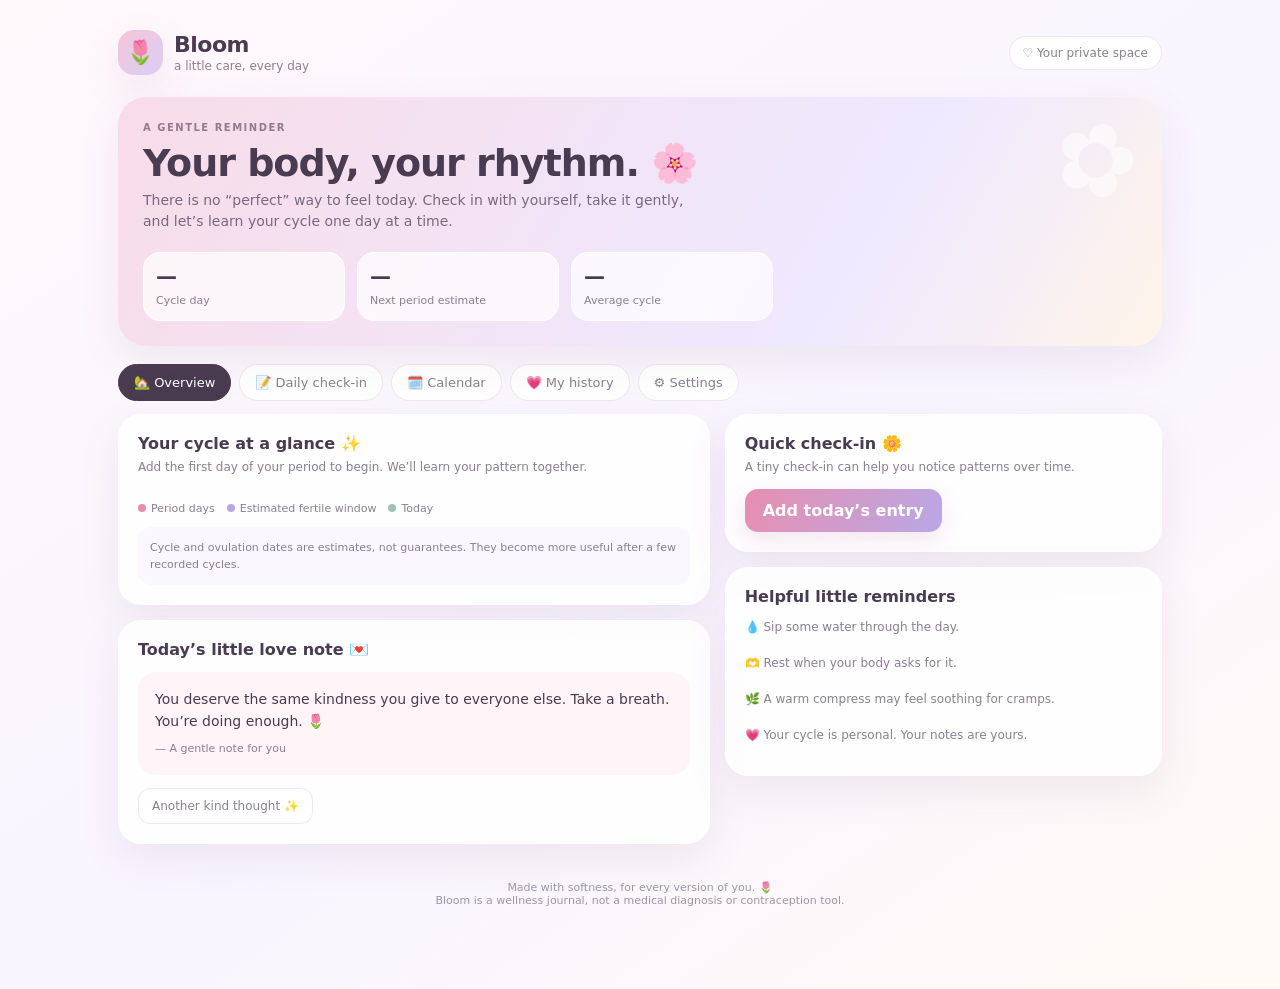
<file: bloom/index.html>
<!doctype html>
<html lang="en">
<head>
<meta charset="utf-8"><meta name="viewport" content="width=device-width,initial-scale=1,viewport-fit=cover">
<meta name="theme-color" content="#fff7fb">
<title>Bloom — Your gentle cycle companion</title>
<style>
:root{--ink:#493b50;--muted:#8c7e91;--pink:#e98cae;--pink2:#f8dce8;--lav:#e9e4fa;--cream:#fffaf5;--line:#f0e6ed;--green:#8db9a4;--shadow:0 14px 40px #8b58721a}
*{box-sizing:border-box}body{margin:0;background:linear-gradient(145deg,#fff8fb,#f8f5ff 55%,#fffaf5);color:var(--ink);font-family:ui-rounded,"Avenir Next",system-ui,-apple-system,sans-serif;min-height:100vh}
button,input,select,textarea{font:inherit}button{cursor:pointer;border:0}.wrap{max-width:1080px;margin:auto;padding:22px 18px 60px}.top{display:flex;justify-content:space-between;align-items:center;gap:12px;margin:8px 0 22px}.brand{display:flex;align-items:center;gap:11px}.logo{width:45px;height:45px;border-radius:16px;background:linear-gradient(135deg,#f6c5d8,#d9cef8);display:grid;place-items:center;font-size:23px;box-shadow:var(--shadow)}h1{font-size:22px;margin:0;letter-spacing:-.5px}.sub{font-size:12px;color:var(--muted);margin-top:2px}.pill{background:#fff;border:1px solid var(--line);border-radius:99px;padding:9px 13px;color:var(--muted);font-size:12px}
.hero{background:linear-gradient(120deg,#f8dce8,#eee9ff 70%,#fff4e9);border-radius:28px;padding:25px;box-shadow:var(--shadow);position:relative;overflow:hidden}.hero:after{content:"✿";position:absolute;right:24px;top:4px;font-size:100px;color:#fff8;transform:rotate(18deg)}.eyebrow{text-transform:uppercase;letter-spacing:1.5px;font-size:10px;color:#96798f;font-weight:800}.hero h2{font-size:clamp(25px,5vw,38px);margin:8px 0 5px;letter-spacing:-1px}.hero p{color:#79697e;margin:0;max-width:570px;line-height:1.5;font-size:14px}.stats{display:grid;grid-template-columns:repeat(3,1fr);gap:12px;margin-top:20px;max-width:630px}.stat{background:#ffffffb8;border:1px solid #fff;border-radius:17px;padding:12px}.stat b{display:block;font-size:21px}.stat span{font-size:11px;color:var(--muted)}
.tabs{display:flex;gap:8px;overflow:auto;padding:18px 0 13px}.tab{white-space:nowrap;padding:10px 15px;border-radius:99px;background:#fff;border:1px solid var(--line);color:var(--muted);font-size:13px}.tab.active{background:var(--ink);color:#fff;border-color:var(--ink)}
.grid{display:grid;grid-template-columns:1.15fr .85fr;gap:15px}.card{background:#ffffffd9;border:1px solid #fff;border-radius:23px;padding:19px;box-shadow:var(--shadow);margin-bottom:15px}.card h3{margin:0 0 5px;font-size:16px}.hint{font-size:12px;color:var(--muted);line-height:1.5}.cyclebar{display:flex;gap:5px;margin:18px 0 8px}.cyclebar span{height:9px;border-radius:99px;flex:1;background:#eee9f0}.cyclebar span.on{background:linear-gradient(90deg,#e88dad,#c5b4ec)}.legend{display:flex;gap:12px;flex-wrap:wrap;font-size:11px;color:var(--muted)}.dot{display:inline-block;width:8px;height:8px;border-radius:50%;margin-right:5px;background:var(--pink)}.dot.l{background:#b8a9e6}.dot.g{background:#9cc5b0}
.quote{background:#fff4f8;border-radius:18px;padding:17px;margin-top:13px;font-size:14px;line-height:1.55}.quote small{display:block;color:var(--muted);margin-top:8px;font-size:11px}
form{display:grid;grid-template-columns:1fr 1fr;gap:12px;margin-top:14px}.field{display:flex;flex-direction:column;gap:6px}.field.full{grid-column:1/-1}label{font-size:12px;color:#76677b;font-weight:650}input,select,textarea{width:100%;border:1px solid var(--line);background:#fffafd;border-radius:12px;padding:11px 12px;color:var(--ink);outline:none}input:focus,select:focus,textarea:focus{border-color:#d79ab7;box-shadow:0 0 0 3px #f8e5ee}textarea{min-height:78px;resize:vertical}.choices{display:flex;flex-wrap:wrap;gap:7px}.choice{background:#fff;border:1px solid var(--line);border-radius:99px;padding:8px 11px;font-size:12px;color:var(--muted)}.choice.selected{background:#f9e4ed;border-color:#e7a9c1;color:#794b62}.primary{background:linear-gradient(120deg,#e88eaf,#b8a8e5);color:white;border-radius:13px;padding:12px 18px;font-weight:750;box-shadow:0 8px 20px #c98eae35}.secondary{background:#fff;border:1px solid var(--line);color:var(--muted);border-radius:12px;padding:10px 13px;font-size:12px}.actions{display:flex;gap:8px;flex-wrap:wrap;margin-top:13px}.log{border-top:1px solid var(--line);padding:12px 0}.log:first-child{border-top:0}.logtop{display:flex;justify-content:space-between;gap:8px;font-size:13px;font-weight:700}.tag{font-size:10px;border-radius:99px;background:#f8e8ef;padding:4px 8px;color:#9a647b}.log p{font-size:12px;color:var(--muted);margin:7px 0 0;line-height:1.5}.empty{padding:18px;text-align:center;color:var(--muted);font-size:13px;background:#fff8fb;border-radius:15px}.notice{font-size:11px;color:var(--muted);line-height:1.55;background:#faf7ff;border-radius:13px;padding:12px;margin-top:12px}.hidden{display:none!important}.panel{display:none}.panel.active{display:block}.calendar{display:grid;grid-template-columns:repeat(7,1fr);gap:5px;margin-top:13px}.day{aspect-ratio:1;border-radius:11px;display:grid;place-items:center;background:#fff8fb;color:var(--muted);font-size:11px;position:relative}.day.head{background:transparent;font-weight:700}.day.period{background:#f7dce7;color:#8c4d68;font-weight:800}.day.today{outline:2px solid #b7a7e4}.day.logged:after{content:"·";position:absolute;bottom:0;font-size:18px;color:#9b83ca}
footer{text-align:center;color:#a293a6;font-size:11px;padding:22px 8px}
@media(max-width:760px){.grid{grid-template-columns:1fr}.stats{gap:7px}.stat{padding:10px}.stat b{font-size:18px}.hero{padding:21px}.wrap{padding:15px 13px 45px}.card{padding:16px}form{grid-template-columns:1fr 1fr}}
@media(max-width:430px){form{grid-template-columns:1fr}.field.full{grid-column:auto}.pill{font-size:10px;padding:8px 10px}}
</style>
</head>
<body><div class="wrap">
<header class="top"><div class="brand"><div class="logo">🌷</div><div><h1>Bloom</h1><div class="sub">a little care, every day</div></div></div><div class="pill">♡ Your private space</div></header>
<section class="hero"><div class="eyebrow">A gentle reminder</div><h2 id="greeting">Your body, your rhythm. 🌸</h2><p id="heroText">There is no “perfect” way to feel today. Check in with yourself, take it gently, and let’s learn your cycle one day at a time.</p><div class="stats"><div class="stat"><b id="cycleDay">—</b><span>Cycle day</span></div><div class="stat"><b id="nextPeriod">—</b><span>Next period estimate</span></div><div class="stat"><b id="avgCycle">—</b><span>Average cycle</span></div></div></section>
<nav class="tabs"><button class="tab active" data-tab="home">🏡 Overview</button><button class="tab" data-tab="daily">📝 Daily check-in</button><button class="tab" data-tab="calendar">🗓️ Calendar</button><button class="tab" data-tab="history">💗 My history</button><button class="tab" data-tab="settings">⚙️ Settings</button></nav>
<section class="panel active" id="home"><div class="grid"><div>
<div class="card"><h3>Your cycle at a glance ✨</h3><div class="hint" id="cycleSummary">Add the first day of your period to begin. We’ll learn your pattern together.</div><div class="cyclebar" id="cyclebar"></div><div class="legend"><span><i class="dot"></i>Period days</span><span><i class="dot l"></i>Estimated fertile window</span><span><i class="dot g"></i>Today</span></div><div class="notice">Cycle and ovulation dates are estimates, not guarantees. They become more useful after a few recorded cycles.</div></div>
<div class="card"><h3>Today’s little love note 💌</h3><div class="quote"><span id="quote">You deserve the same kindness you give to everyone else. Take a breath. You’re doing enough. 🌷</span><small>— A gentle note for you</small></div><div class="actions"><button class="secondary" id="newQuote">Another kind thought ✨</button></div></div>
</div><div>
<div class="card"><h3>Quick check-in 🌼</h3><div class="hint">A tiny check-in can help you notice patterns over time.</div><div class="actions"><button class="primary" onclick="showTab('daily')">Add today’s entry</button></div></div>
<div class="card"><h3>Helpful little reminders</h3><p class="hint">💧 Sip some water through the day.<br><br>🫶 Rest when your body asks for it.<br><br>🌿 A warm compress may feel soothing for cramps.<br><br>💗 Your cycle is personal. Your notes are yours.</p></div>
</div></div></section>
<section class="panel" id="daily"><div class="card"><h3>How are you feeling today? 💗</h3><div class="hint">No pressure to fill everything. Just share what feels useful.</div>
<form id="entryForm">
<div class="field"><label for="entryDate">Date</label><input type="date" id="entryDate" required></div>
<div class="field"><label for="flow">Bleeding / flow</label><select id="flow"><option value="None">No bleeding</option><option value="Spotting">Spotting</option><option value="Light">Light</option><option value="Medium">Medium</option><option value="Heavy">Heavy</option></select></div>
<div class="field"><label for="pain">Cramps / pain (0–10)</label><input id="pain" type="range" min="0" max="10" value="0" oninput="painVal.textContent=this.value+'/10'"><span class="hint" id="painVal">0/10</span></div>
<div class="field"><label for="energy">Energy</label><select id="energy"><option>Okay</option><option>Low</option><option>Good</option><option>Very low</option><option>High</option></select></div>
<div class="field"><label for="sleep">Sleep (hours)</label><input id="sleep" type="number" min="0" max="24" step=".5" placeholder="e.g. 7"></div>
<div class="field"><label for="water">Water (glasses)</label><input id="water" type="number" min="0" max="30" placeholder="e.g. 6"></div>
<div class="field full"><label>Mood today</label><div class="choices" id="moods"><button type="button" class="choice selected">🙂 Okay</button><button type="button" class="choice">🥰 Happy</button><button type="button" class="choice">🥺 Sensitive</button><button type="button" class="choice">😴 Tired</button><button type="button" class="choice">😣 Irritated</button><button type="button" class="choice">😔 Low</button><button type="button" class="choice">😌 Calm</button></div></div>
<div class="field full"><label>Symptoms (choose any)</label><div class="choices" id="symptoms"><button type="button" class="choice">🤕 Headache</button><button type="button" class="choice">🎈 Bloating</button><button type="button" class="choice">✨ Acne</button><button type="button" class="choice">🍫 Cravings</button><button type="button" class="choice">🤍 Breast tenderness</button><button type="button" class="choice">🌀 Nausea</button><button type="button" class="choice">🫧 Backache</button><button type="button" class="choice">None</button></div></div>
<div class="field full"><label for="notes">Anything else? (optional)</label><textarea id="notes" placeholder="A thought, symptom, something that made you smile…"></textarea></div>
<div class="field full"><button class="primary" type="submit">Save my check-in 💗</button></div></form></div></section>
<section class="panel" id="calendar"><div class="card"><div style="display:flex;justify-content:space-between;align-items:center"><div><h3>Your calendar 🌙</h3><div class="hint">Period days and saved check-ins</div></div><div class="actions" style="margin:0"><button class="secondary" id="prevMonth">‹</button><button class="secondary" id="nextMonth">›</button></div></div><h3 id="monthTitle" style="margin-top:18px"></h3><div class="calendar" id="calendarGrid"></div><div class="legend" style="margin-top:12px"><span><i class="dot"></i>Period</span><span><i class="dot g"></i>Today</span><span>· Saved check-in</span></div></div></section>
<section class="panel" id="history"><div class="card"><h3>Your notes, over time 📖</h3><div class="hint">Your saved daily check-ins on this device.</div><div id="historyList" style="margin-top:12px"></div></div><div class="card"><h3>Recorded period starts 🌸</h3><div id="periodList"></div><div class="actions"><button class="secondary" id="addPeriod">+ Record a period start</button></div></div></section>
<section class="panel" id="settings"><div class="card"><h3>Personalise Bloom 🌷</h3><div class="hint">The first day of bleeding is Cycle Day 1. You can correct the starting date anytime.</div><form id="settingsForm"><div class="field full"><label for="lastStart">Most recent period start date</label><input type="date" id="lastStart" required></div><div class="field"><label for="periodLength">Usual period duration (days)</label><input type="number" id="periodLength" min="1" max="10" value="5"></div><div class="field"><label for="cycleLength">Cycle length (if known)</label><select id="cycleLength"><option value="">Not sure yet</option><option>21</option><option>22</option><option>23</option><option>24</option><option>25</option><option>26</option><option>27</option><option>28</option><option>29</option><option>30</option><option>31</option><option>32</option><option>33</option><option>34</option><option>35</option><option>36</option><option>37</option><option>38</option><option>39</option><option>40</option></select></div><div class="field full"><button class="primary">Save settings</button></div></form></div>
<div class="card"><h3>Your data belongs to you 🔐</h3><p class="hint">Bloom stores entries only in this browser on this device using local storage. Nothing is sent to a server. Use Export to keep a backup before changing phones or browsers. If browser data is cleared, entries may be lost.</p><div class="actions"><button class="secondary" id="export">Export my data</button><label class="secondary" style="cursor:pointer">Import backup<input id="import" type="file" accept="application/json" hidden></label><button class="secondary" id="deleteData">Delete all my data</button></div><div class="notice">If you share this website, the code is public on GitHub Pages, but personal cycle entries remain in each person’s own browser. Do not enter identifying details you don’t want stored on this device.</div></div></section>
<footer>Made with softness, for every version of you. 🌷<br>Bloom is a wellness journal, not a medical diagnosis or contraception tool.</footer>
</div>
<script>
const KEY='bloom-cycle-v1';
const quotes=["You deserve the same kindness you give to everyone else. Take a breath. You’re doing enough. 🌷","Soft days are still strong days. Be gentle with yourself. ☁️","Your body is not a problem to solve. It deserves care and patience. 💗","One small step, one sip of water, one deep breath. That is enough for now. 🌼","You are allowed to slow down without feeling guilty. 🫶","You don’t have to be productive to be worthy of love. 🌙","Listen to your body; it has been carrying you through everything. ✨","Sending you a tiny reminder: you are precious, exactly as you are. 💌"];
let data=load(), calDate=new Date();
function load(){try{return JSON.parse(localStorage.getItem(KEY))||{periodStarts:['2026-11-07'],entries:{},settings:{lastStart:'2026-11-07',periodLength:5,cycleLength:''}}}catch(e){return {periodStarts:['2026-11-07'],entries:{},settings:{lastStart:'2026-11-07',periodLength:5,cycleLength:''}}}}
function save(){localStorage.setItem(KEY,JSON.stringify(data))}
function dateStr(d){return [d.getFullYear(),String(d.getMonth()+1).padStart(2,'0'),String(d.getDate()).padStart(2,'0')].join('-')}
function parse(s){return new Date(s+'T12:00:00')}
function diff(a,b){return Math.round((parse(b)-parse(a))/86400000)}
function sortedStarts(){return [...new Set(data.periodStarts)].sort()}
function cycleStats(){let s=sortedStarts(),lens=[];for(let i=1;i<s.length;i++){let n=diff(s[i-1],s[i]);if(n>=15&&n<=60)lens.push(n)}let avg=lens.length?Math.round(lens.reduce((a,b)=>a+b,0)/lens.length):(Number(data.settings.cycleLength)||null);return {avg,lens,last:s[s.length-1]||data.settings.lastStart}}
function dayOfCycle(){let {last}=cycleStats();return Math.max(1,diff(last,dateStr(new Date()))+1)}
function fmt(s){return parse(s).toLocaleDateString(undefined,{day:'numeric',month:'short',year:'numeric'})}
function showTab(id){document.querySelectorAll('.panel').forEach(x=>x.classList.toggle('active',x.id===id));document.querySelectorAll('.tab').forEach(x=>x.classList.toggle('active',x.dataset.tab===id));if(id==='calendar')renderCalendar();if(id==='history')renderHistory();window.scrollTo({top:0,behavior:'smooth'})}
document.querySelectorAll('.tab').forEach(b=>b.onclick=()=>showTab(b.dataset.tab));
function render(){let {avg,last}=cycleStats(),today=dateStr(new Date()),day=dayOfCycle();cycleDay.textContent=day;avgCycle.textContent=avg?avg+' days':'Learning';nextPeriod.textContent=avg?fmt(dateStr(new Date(parse(last).getTime()+avg*86400000))):'Not yet';cycleSummary.textContent=avg?`Based on ${cycleStats().lens.length} recorded cycle interval(s), your average is about ${avg} days. Keep logging to make this estimate more useful.`:'We’re just getting to know your rhythm. Record the first day of each period; after a few cycles, Bloom can estimate your average.';let pLen=Number(data.settings.periodLength)||5;cyclebar.innerHTML='';for(let i=1;i<=Math.min(avg||28,40);i++){let el=document.createElement('span');if(i<=pLen)el.classList.add('on');if(i===day)el.style.outline='2px solid #9cc5b0';cyclebar.append(el)}let d=parse(today),greeting=d.getHours()<12?'Good morning, lovely. ☀️':d.getHours()<18?'A little hello for your afternoon. 🌼':'Hope you’re being gentle with yourself tonight. 🌙';document.getElementById('greeting').textContent=greeting;entryDate.value=today;lastStart.value=data.settings.lastStart||last;periodLength.value=data.settings.periodLength||5;cycleLength.value=data.settings.cycleLength||'';renderHistory();renderCalendar()}
function renderCalendar(){let y=calDate.getFullYear(),m=calDate.getMonth();monthTitle.textContent=calDate.toLocaleDateString(undefined,{month:'long',year:'numeric'});calendarGrid.innerHTML='';['S','M','T','W','T','F','S'].forEach(x=>{let e=document.createElement('div');e.className='day head';e.textContent=x;calendarGrid.append(e)});let first=new Date(y,m,1).getDay(),count=new Date(y,m+1,0).getDate(),today=dateStr(new Date()),starts=sortedStarts(),pLen=Number(data.settings.periodLength)||5;for(let i=0;i<first;i++){let e=document.createElement('div');calendarGrid.append(e)}for(let n=1;n<=count;n++){let s=dateStr(new Date(y,m,n)),e=document.createElement('div');e.className='day';e.textContent=n;if(s===today)e.classList.add('today');if(starts.some(st=>diff(st,s)>=0&&diff(st,s)<pLen))e.classList.add('period');if(data.entries[s])e.classList.add('logged');calendarGrid.append(e)}}
function renderHistory(){let arr=Object.entries(data.entries).sort((a,b)=>b[0].localeCompare(a[0]));historyList.innerHTML=arr.length?'':'<div class="empty">No check-ins yet. Your first little note can go here. 🌷</div>';arr.forEach(([date,v])=>{let el=document.createElement('div');el.className='log';let symptoms=(v.symptoms||[]).join(', ');el.innerHTML=`<div class="logtop"><span>${fmt(date)}</span><span class="tag">${v.flow||'No flow'}</span></div><p>${v.mood||'Mood not added'} · Pain ${v.pain??0}/10 · Energy: ${v.energy||'—'}${symptoms?' · '+symptoms:''}${v.notes?'<br>'+escapeHtml(v.notes):''}</p><div class="actions"><button class="secondary" data-del="${date}">Delete entry</button></div>`;historyList.append(el)});historyList.querySelectorAll('[data-del]').forEach(b=>b.onclick=()=>{if(confirm('Delete this check-in?')){delete data.entries[b.dataset.del];save();render()}});periodList.innerHTML=sortedStarts().length?sortedStarts().reverse().map(s=>`<div class="log"><div class="logtop"><span>${fmt(s)}</span><span class="tag">Period start</span></div></div>`).join(''):'<div class="empty">No period starts recorded yet.</div>'}
function escapeHtml(s){return String(s).replace(/[&<>"']/g,c=>({'&':'&amp;','<':'&lt;','>':'&gt;','"':'&quot;',"'":'&#39;'}[c]))}
function picked(id){return [...document.querySelectorAll('#'+id+' .choice.selected')].map(x=>x.textContent)}
['moods','symptoms'].forEach(id=>document.querySelectorAll('#'+id+' .choice').forEach(b=>b.onclick=()=>{if(id==='moods'){document.querySelectorAll('#moods .choice').forEach(x=>x.classList.remove('selected'));b.classList.add('selected')}else{if(b.textContent.includes('None'))document.querySelectorAll('#symptoms .choice').forEach(x=>x.classList.remove('selected'));else document.querySelector('#symptoms .choice:last-child').classList.remove('selected');b.classList.toggle('selected')}}));
entryForm.onsubmit=e=>{e.preventDefault();let s=entryDate.value;if(!s)return;data.entries[s]={flow:flow.value,pain:Number(pain.value),energy:energy.value,sleep:sleep.value,water:water.value,mood:picked('moods')[0]||'🙂 Okay',symptoms:picked('symptoms'),notes:notes.value};if(['Spotting','Light','Medium','Heavy'].includes(flow.value)&&!sortedStarts().includes(s)){/* flow alone does not silently set a period start */}save();notes.value='';showTab('home');render();alert('Your check-in is saved on this device. You did lovely. 💗')};
settingsForm.onsubmit=e=>{e.preventDefault();data.settings={lastStart:lastStart.value,periodLength:Number(periodLength.value),cycleLength:cycleLength.value};if(!sortedStarts().length||lastStart.value!==sortedStarts().at(-1)){if(!data.periodStarts.includes(lastStart.value))data.periodStarts.push(lastStart.value)}save();render();alert('Your settings are saved. 🌷')};
addPeriod.onclick=()=>{let s=prompt('Enter the first day of the period (YYYY-MM-DD):',dateStr(new Date()));if(s&&/^\d{4}-\d{2}-\d{2}$/.test(s)){data.periodStarts.push(s);data.settings.lastStart=s;save();render() }else if(s)alert('Please use YYYY-MM-DD format.')};
prevMonth.onclick=()=>{calDate.setMonth(calDate.getMonth()-1);renderCalendar()};nextMonth.onclick=()=>{calDate.setMonth(calDate.getMonth()+1);renderCalendar()};
newQuote.onclick=()=>quote.textContent=quotes[Math.floor(Math.random()*quotes.length)];
export.onclick=()=>{let blob=new Blob([JSON.stringify(data,null,2)],{type:'application/json'}),a=document.createElement('a');a.href=URL.createObjectURL(blob);a.download='bloom-private-backup.json';a.click();URL.revokeObjectURL(a.href)};
import.onchange=async e=>{let f=e.target.files[0];if(!f)return;try{let x=JSON.parse(await f.text());if(!x.entries||!x.settings||!x.periodStarts)throw Error();data=x;save();render();alert('Backup imported. 💗')}catch(err){alert('That file does not look like a Bloom backup.')}e.target.value=''};
deleteData.onclick=()=>{if(confirm('This permanently deletes all Bloom data saved in this browser. Export a backup first if needed. Continue?')){localStorage.removeItem(KEY);data={periodStarts:[],entries:{},settings:{lastStart:dateStr(new Date()),periodLength:5,cycleLength:''}};save();render()}};
render();
</script></body></html>
</file>
